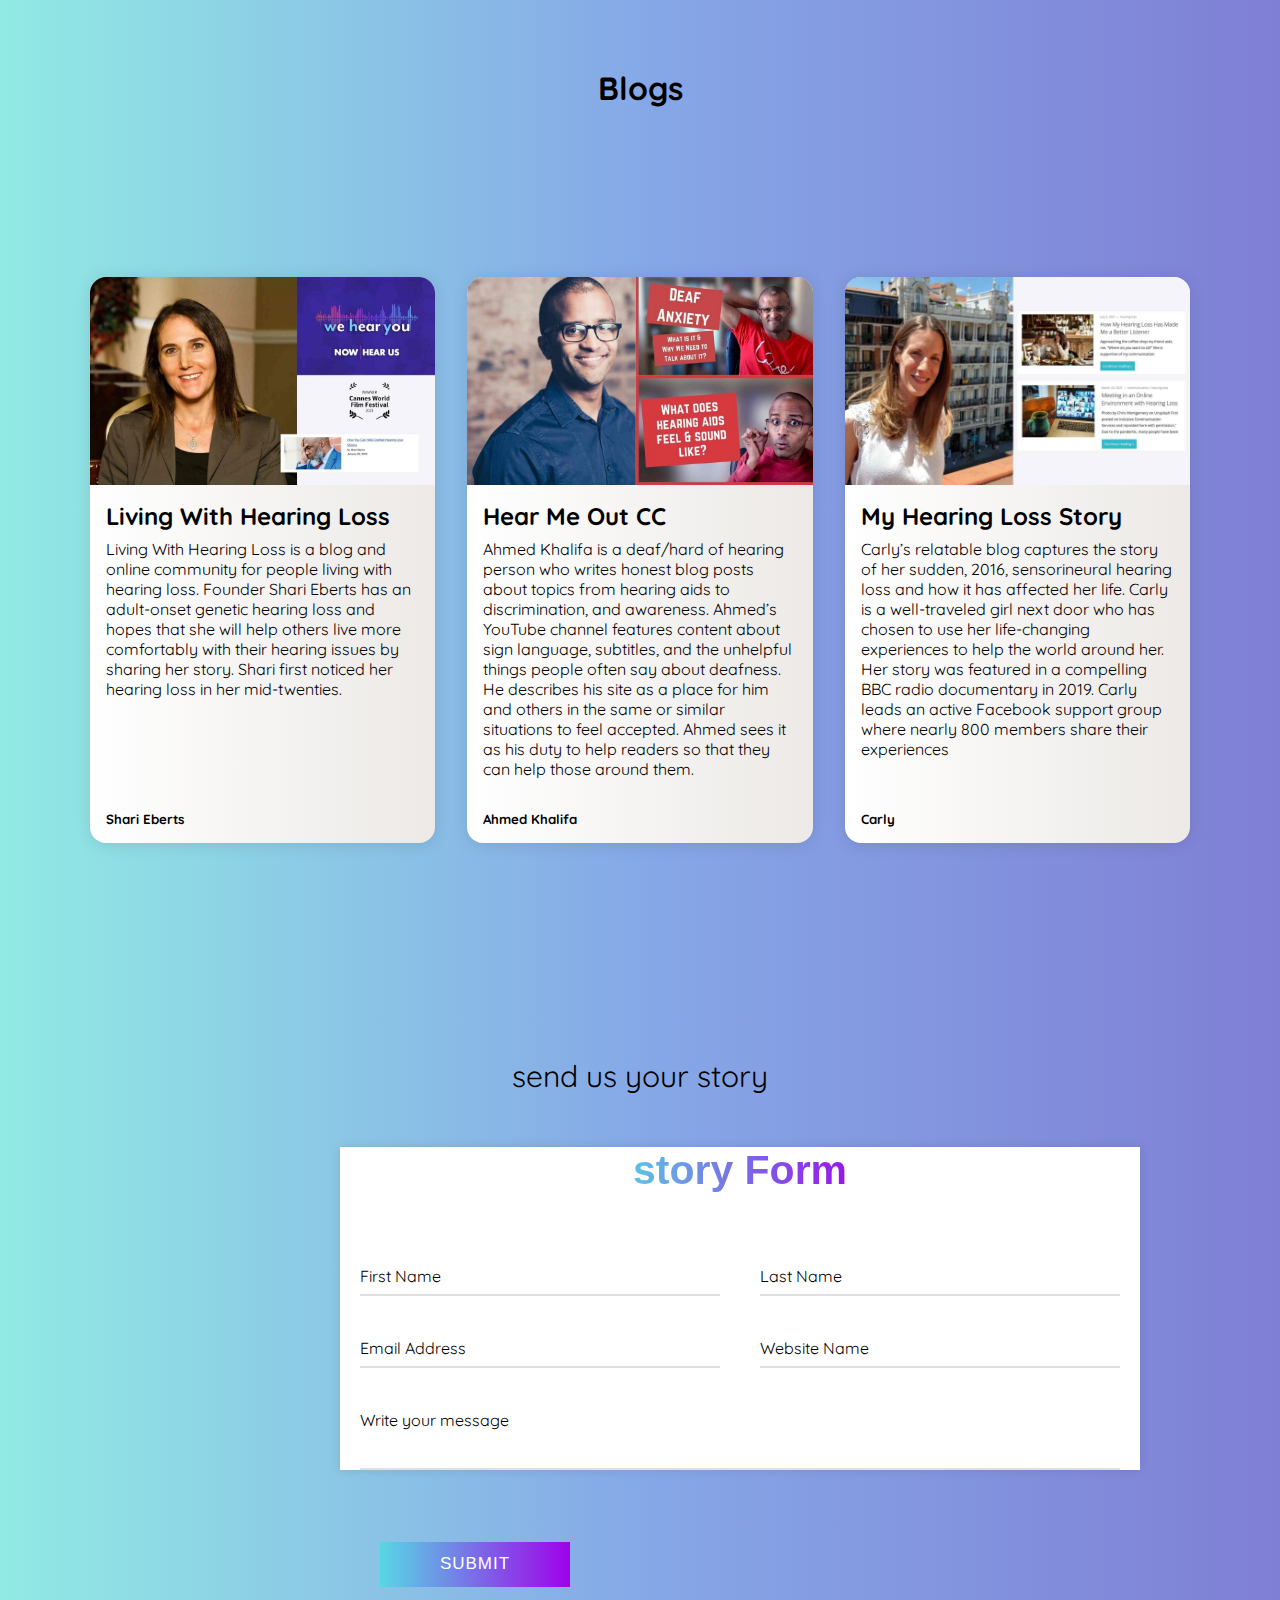
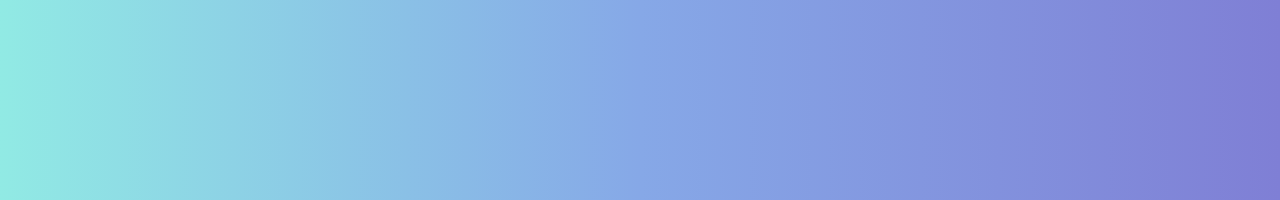
<file: epic project/blogs.html>
<!DOCTYPE html>
<html lang="en">
<head>
    <meta charset="UTF-8">
    <meta name="viewport" content="width=device-width, initial-scale=1.0">
    <link rel="stylesheet" href="blogs.css">
    <title>Document</title>
</head>
<body>
    <div>
        <h1>Blogs</h1>
    </div>
    <div class="container">
        <div class="card">
          <div class="card__header">
            <img src="643377c7ca810e5454ed7f24_Living+With+Hearing+Loss.jpeg" alt="card__image" class="card__image" width="600">
          </div>
          <div class="card__body">
            
            <h4>Living With Hearing Loss</h4>
            <p>Living With Hearing Loss is a blog and online community for people living with hearing loss. Founder Shari Eberts has an adult-onset genetic hearing loss and hopes that she will help others live more comfortably with their hearing issues by sharing her story.

                Shari first noticed her hearing loss in her mid-twenties.</p>
          </div>
          <div class="card__footer">
            <div class="user">        
              <div class="user__info">
                <h5>Shari Eberts</h5>
              </div>
            </div>
          </div>
        </div>
        <div class="card">
          <div class="card__header">
            <img src="643377c8f8c0b085e7557f33_Hear+Me+Out+CC.jpeg" alt="card__image" class="card__image" width="600">
          </div>
          <div class="card__body">
            <h4>Hear Me Out CC</h4>
            <p>Ahmed Khalifa is a deaf/hard of hearing person who writes honest blog posts about topics from hearing aids to discrimination, and awareness. Ahmed’s YouTube channel features content about sign language, subtitles, and the unhelpful things people often say about deafness.

                He describes his site as a place for him and others in the same or similar situations to feel accepted. Ahmed sees it as his duty to help readers so that they can help those around them.</p>
          </div>
          <div class="card__footer">
            <div class="user">
              <div class="user__info">
                <h5>Ahmed Khalifa</h5>
              </div>
            </div>
          </div>
        </div>
        <div class="card">
          <div class="card__header">
            <img src="643377c80581cc2f04be4606_My+Hearing+Loss+Story.jpeg" alt="card__image" class="card__image" width="600">
          </div>
          <div class="card__body">
            <h4>My Hearing Loss Story</h4>
            <p>Carly’s relatable blog captures the story of her sudden, 2016, sensorineural hearing loss and how it has affected her life. Carly is a well-traveled girl next door who has chosen to use her life-changing experiences to help the world around her. Her story was featured in a compelling BBC radio documentary in 2019. Carly leads an active Facebook support group where nearly 800 members share their experiences</p>
          </div>
          <div class="card__footer">
            <div class="user">
              <div class="user__info">
                <h5>Carly</h5>
              </div>
            </div>
          </div>
        </div>
    </div>
<div class="box">
  <div class="story">
    <p>send us your story</p>
  </div>
  <div class="container1">
    <div class="text1">
       story Form
    </div>
    <form action="#1">
       <div class="form-row1">
          <div class="input-data1">
             <input type="text" required>
             <div class="underline1"></div>
             <label for="">First Name</label>
          </div>
          <div class="input-data1">
             <input type="text" required>
             <div class="underline1"></div>
             <label for="">Last Name</label>
          </div>
       </div>
       <div class="form-row1">
          <div class="input-data1">
             <input type="text" required>
             <div class="underline1"></div>
             <label for="">Email Address</label>
          </div>
          <div class="input-data1">
             <input type="text" required>
             <div class="underline1"></div>
             <label for="">Website Name</label>
          </div>
       </div>
       <div class="form-row1">
       <div class="input-data1 textarea1">
          <textarea rows="8" cols="80" required></textarea>
          <br />
          <div class="underline1"></div>
          <label for="">Write your message</label>
          <br />
          <div class="form-row1 submit-btn1">
             <div class="input-data1">
                <div class="inner1"></div>
                <input type="submit" value="submit">
             </div>
          </div>
    </form>
  </div>
</div>
</body>
</html>
</file>
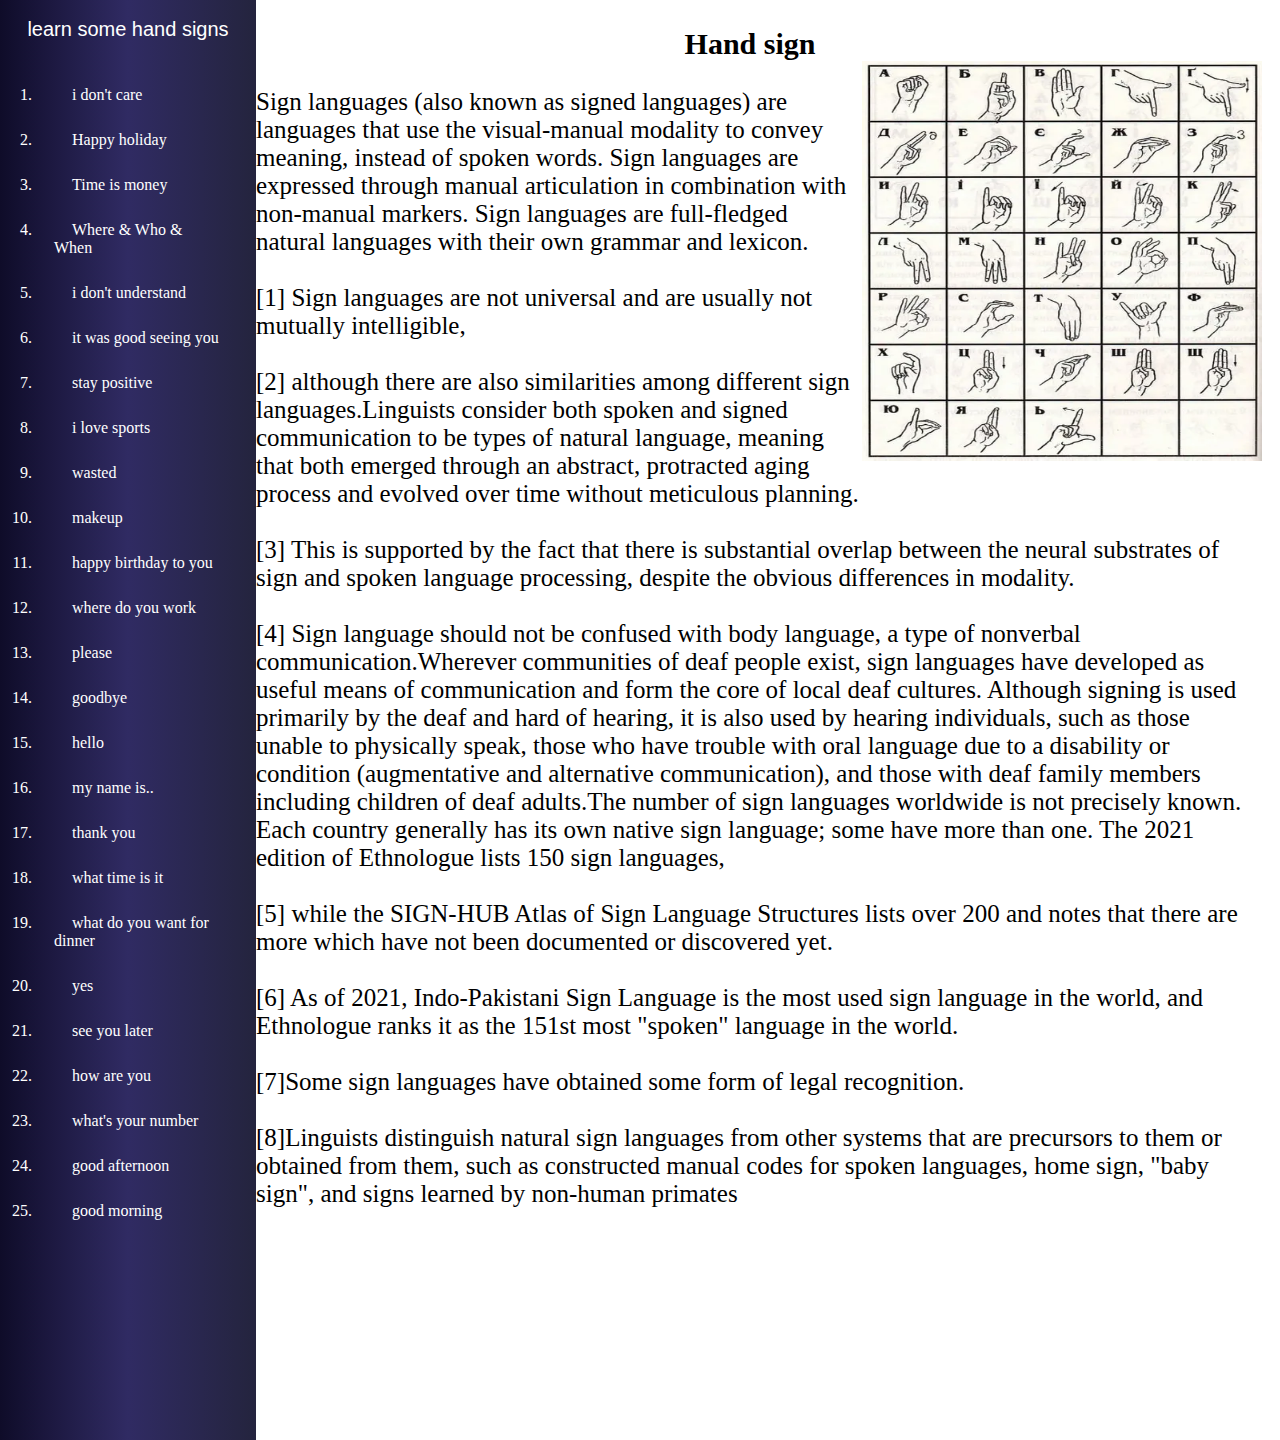
<file: epic project/learn.html>
<!DOCTYPE html>
<html lang="en">
<head>
    <meta charset="UTF-8">
    <meta name="viewport" content="width=device-width, initial-scale=1.0">
    <link rel="stylesheet" href="learn.css">
    <title>Document</title>
</head>
<body>
    <div class="container">
        <div class="menu">
            <p>learn some hand signs</p>
            <div class="list">
                <ol>
                    <li><a href="videos\pexels-tima-miroshnichenko-5905904 (2160p).mp4" >i don't care</a></li>
                    <li><a href="videos\pexels-tima-miroshnichenko-5905905 (2160p).mp4" >Happy holiday</a></li>
                    <li><a href="videos\pexels-tima-miroshnichenko-5905906 (2160p).mp4" >Time is money</a></li>
                    <li><a href="videos\pexels-tima-miroshnichenko-5905907 (2160p).mp4" >Where & Who & When</a></li>
                    <li><a href="videos\pexels-tima-miroshnichenko-5905908 (2160p).mp4" >i don't understand</a></li>
                    <li><a href="videos\pexels-tima-miroshnichenko-5905909 (2160p).mp4" >it was good seeing you </a></li>
                    <li><a href="videos\pexels-tima-miroshnichenko-5905910 (2160p).mp4" >stay positive</a></li>
                    <li><a href="videos\pexels-tima-miroshnichenko-5905912 (2160p).mp4" >i love sports</a></li>
                    <li><a href="videos\pexels-tima-miroshnichenko-5905913 (2160p).mp4" >wasted</a></li>
                    <li><a href="videos\pexels-tima-miroshnichenko-5905916 (2160p).mp4" >makeup</a></li>
                    <li><a href="videos\pexels-tima-miroshnichenko-5912471 (2160p).mp4" >happy birthday to you</a></li>
                    <li><a href="videos\production_id_5211955 (2160p).mp4" >where do you work</a></li>
                    <li><a href="videos\production_id_5211957 (2160p) (1).mp4" >please</a></li>
                    <li><a href="videos\production_id_5211958 (2160p) (1).mp4" >goodbye</a></li>
                    <li><a href="videos\production_id_5211959 (2160p).mp4" >hello</a></li>
                    <li><a href="videos\production_id_5211960 (2160p).mp4" >my name is..</a></li>
                    <li><a href="videos\production_id_5211961 (2160p).mp4" >thank you</a></li>
                    <li><a href="videos\production_id_5211963 (2160p).mp4" >what time is it</a></li>
                    <li><a href="videos\production_id_5211964 (2160p).mp4" >what do you want for dinner</a></li>
                    <li><a href="videos\production_id_5211965 (2160p).mp4" >yes</a></li>
                    <li><a href="videos\production_id_5211967 (2160p).mp4" >see you later</a></li>
                    <li><a href="videos\production_id_5211968 (2160p).mp4" >how are you</a></li>
                    <li><a href="videos\production_id_5211971 (2160p).mp4" >what's your number</a></li>
                    <li><a href="videos\production_id_5212085 (2160p).mp4">good afternoon</a></li>
                    <li><a href="videos\production_id_5212087 (2160p).mp4">good morning</a></li>
                </ol>
            </div>
        </div>
        <div class="section">
            <p><b>Hand sign</b></p>
            <img src="Ukrainian_SL.webp" height="400px" width="400px">
            <p id="para">Sign languages (also known as signed languages) are languages that use the visual-manual modality to convey meaning, instead of spoken words. Sign languages are expressed through manual articulation in combination with non-manual markers. Sign languages are full-fledged natural languages with their own grammar and lexicon.
                <br>
                <br>[1] Sign languages are not universal and are usually not mutually intelligible,
                <br>
                <br>[2] although there are also similarities among different sign languages.Linguists consider both spoken and signed communication to be types of natural language, meaning that both emerged through an abstract, protracted aging process and evolved over time without meticulous planning.
                <br>
                <br>[3] This is supported by the fact that there is substantial overlap between the neural substrates of sign and spoken language processing, despite the obvious differences in modality.
                <br>
                <br>[4] Sign language should not be confused with body language, a type of nonverbal communication.Wherever communities of deaf people exist, sign languages have developed as useful means of communication and form the core of local deaf cultures. Although signing is used primarily by the deaf and hard of hearing, it is also used by hearing individuals, such as those unable to physically speak, those who have trouble with oral language due to a disability or condition (augmentative and alternative communication), and those with deaf family members including children of deaf adults.The number of sign languages worldwide is not precisely known. Each country generally has its own native sign language; some have more than one. The 2021 edition of Ethnologue lists 150 sign languages,
                <br>
                <br>[5] while the SIGN-HUB Atlas of Sign Language Structures lists over 200 and notes that there are more which have not been documented or discovered yet.
                <br>
                <br>[6] As of 2021, Indo-Pakistani Sign Language is the most used sign language in the world, and Ethnologue ranks it as the 151st most "spoken" language in the world.
                <br>
                <br>[7]Some sign languages have obtained some form of legal recognition.
                <br>
                <br>[8]Linguists distinguish natural sign languages from other systems that are precursors to them or obtained from them, such as constructed manual codes for spoken languages, home sign, "baby sign", and signs learned by non-human primates</p>
        </div>
        
    </div>
</body>
</html>
</file>
<file: epic project/blogs.css>
@import url("https://fonts.googleapis.com/css2?family=Quicksand:wght@300..700&display=swap");

*,
*::before,
*::after {
  box-sizing: border-box;
  padding: 0;
  margin: 0;
}

body {
  font-family: "Quicksand", sans-serif;
  display: grid;
  place-items: center;
  height: 200vh;
  background: #7f7fd5;
  background: linear-gradient(to right, #91eae4, #86a8e7, #7f7fd5);
}

.container {
  display: flex;
  flex-wrap: wrap;
  justify-content: center;
  max-width: 1200px;
  margin-block: 2rem;
  gap: 2rem;
}

img {
  max-width: 100%;
  display: block;
  object-fit: cover;
}

.card {
  display: flex;
  flex-direction: column;
  width: clamp(20rem, calc(20rem + 2vw), 22rem);
  overflow: hidden;
  box-shadow: 0 .1rem 1rem rgba(0, 0, 0, 0.1);
  border-radius: 1em;
  background: #ECE9E6;
background: linear-gradient(to right, #FFFFFF, #ECE9E6);

}



.card__body {
  padding: 1rem;
  display: flex;
  flex-direction: column;
  gap: .5rem;
}


.tag {
  align-self: flex-start;
  padding: .25em .75em;
  border-radius: 1em;
  font-size: .75rem;
}

.tag + .tag {
  margin-left: .5em;
}

.tag-blue {
  background: #56CCF2;
background: linear-gradient(to bottom, #2F80ED, #56CCF2);
  color: #fafafa;
}

.tag-brown {
  background: #D1913C;
background: linear-gradient(to bottom, #FFD194, #D1913C);
  color: #fafafa;
}

.tag-red {
  background: #cb2d3e;
background: linear-gradient(to bottom, #ef473a, #cb2d3e);
  color: #fafafa;
}

.card__body h4 {
  font-size: 1.5rem;
  text-transform: capitalize;
}

.card__footer {
  display: flex;
  padding: 1rem;
  margin-top: auto;
}

.user {
  display: flex;
  gap: .5rem;
}

.user__image {
  border-radius: 50%;
}

.user__info > small {
  color: #666;
}
.box{
  width: 100%;
  height: 80vh;
}
.story{
    height: 15vh;
    font-size: 30px;
    text-align: center;
}
.story p{
    padding-top: 5vh;
}
.container1{
  max-width: 800px;
  background: #fff;
  width: 800px;
  margin-left: 340px;
  box-shadow: 0px 0px 10px rgba(0,0,0,0.1);
}
.container1 .text1{
  text-align: center;
  font-size: 41px;
  font-weight: 600;
  font-family: 'Poppins', sans-serif;
  background: -webkit-linear-gradient(right, #56d8e4, #9f01ea, #56d8e4, #9f01ea);
  -webkit-background-clip:text;
  -webkit-text-fill-color:transparent;
}
.container1 form{
  padding: 30px 0 0 0;
}
.container1 form .form-row1{
  display: flex;
  margin: 32px 0;
}
form .form-row1 .input-data1{
  width: 100%;
  height: 40px;
  margin: 0 20px;
  position: relative;
}
form .form-row1 .textarea1{
  height: 70px;
}
.input-data1 input,
.textarea1 textarea{
  display: block;
  width: 100%;
  height: 100%;
  border: none;
  font-size: 17px;
  border-bottom: 2px solid rgba(0,0,0, 0.12);
}
.input-data1 input:focus ~ label, .textarea1 textarea:focus ~ label,
.input-data1 input:valid ~ label, .textarea1 textarea:valid ~ label{
  transform: translateY(-20px);
  font-size: 14px;
  color: #3498db;
}
.textarea1 textarea{
  resize: none;
  padding-top: 10px;
}
.input-data1 label{
  position: absolute;
  pointer-events: none;
  bottom: 10px;
  font-size: 16px;
  transition: all 0.3s ease;
}
.textarea1 label{
  width: 100%;
  bottom: 40px;
  background: #fff;
}
.input-data1 .underline1{
  position: absolute;
  bottom: 0;
  height: 2px;
  width: 100%;
}
.input-data1 .underline1:before{
  position: absolute;
  content: "";
  height: 2px;
  width: 100%;
  background: #3498db;
  transform: scaleX(0);
  transform-origin: center;
  transition: transform 0.3s ease;
}
.input-data1 input:focus ~ .underline1:before,
.input-data1 input:valid ~ .underline1:before,
.textarea1 textarea:focus ~ .underline1:before,
.textarea1 textarea:valid ~ .underline1:before{
  transform: scale(1);
}
.submit-btn1 .input-data1{
  overflow: hidden;
  height: 45px!important;
  width: 25%!important;
}
.submit-btn1 .input-data1 .inner1{
  height: 100%;
  width: 300%;
  position: absolute;
  left: -100%;
  background: -webkit-linear-gradient(right, #56d8e4, #9f01ea, #56d8e4, #9f01ea);
  transition: all 0.4s;
}
.submit-btn1 .input-data1:hover .inner1{
  left: 0;
}
.submit-btn1 .input-data1 input{
  background: none;
  border: none;
  color: #fff;
  font-size: 17px;
  font-weight: 500;
  text-transform: uppercase;
  letter-spacing: 1px;
  cursor: pointer;
  position: relative;
  z-index: 2;
}
@media (max-width: 700px) {
  .container1 .text1{
    font-size: 30px;
  }
  .container1 form{
    padding: 10px 0 0 0;
  }
  .container1 form .form-row1{
    display: block;
  }
  form .form-row1 .input-data1{
    margin: 35px 0!important;
  }
  .submit-btn1 .input-data1{
    width: 40%!important;
  }
}
</file>
<file: epic project/learn.css>
*{
    margin: 0;
    padding: 0;
    box-sizing: border-box;
}
.container{
    width: 100%;
    height:160vh;
    display: flex;
}
.menu{
    width: 20%;
    height: 100%;
    background-image: linear-gradient(to right, #0f0c29, #302b63, #24243e);
    text-align: center;
}
.menu p{
    margin-top: 2vh;
    font-size: 20px ;
    font-family: 'Lucida Sans', 'Lucida Sans Regular', 'Lucida Grande', 'Lucida Sans Unicode', Geneva, Verdana, sans-serif;
    color: white;
    padding-bottom: 3vh;
}
.section{
    width: 80%;
    height: 100%;
    text-align: center;
}
.section p{
    margin-top: 3vh;
    font-size: 30px;
    padding-right: 4vh;
}
.section img{
    float: right;
    margin-right: 2vh;
}
#para{
    font-size: 25px;
    text-align: left;
}
.list ol li{
    margin-top: 1vh;
    text-align: left;
    margin-left: 4vh;
    color: white;
    padding: 1vh 2vh 1vh 2vh;
}
.list ol li a{
    color: white;
    text-decoration: none;
    padding: 1vh 2vh 1vh 2vh;
}
.list ol li a:hover{
    background-color: red;
}
</file>
